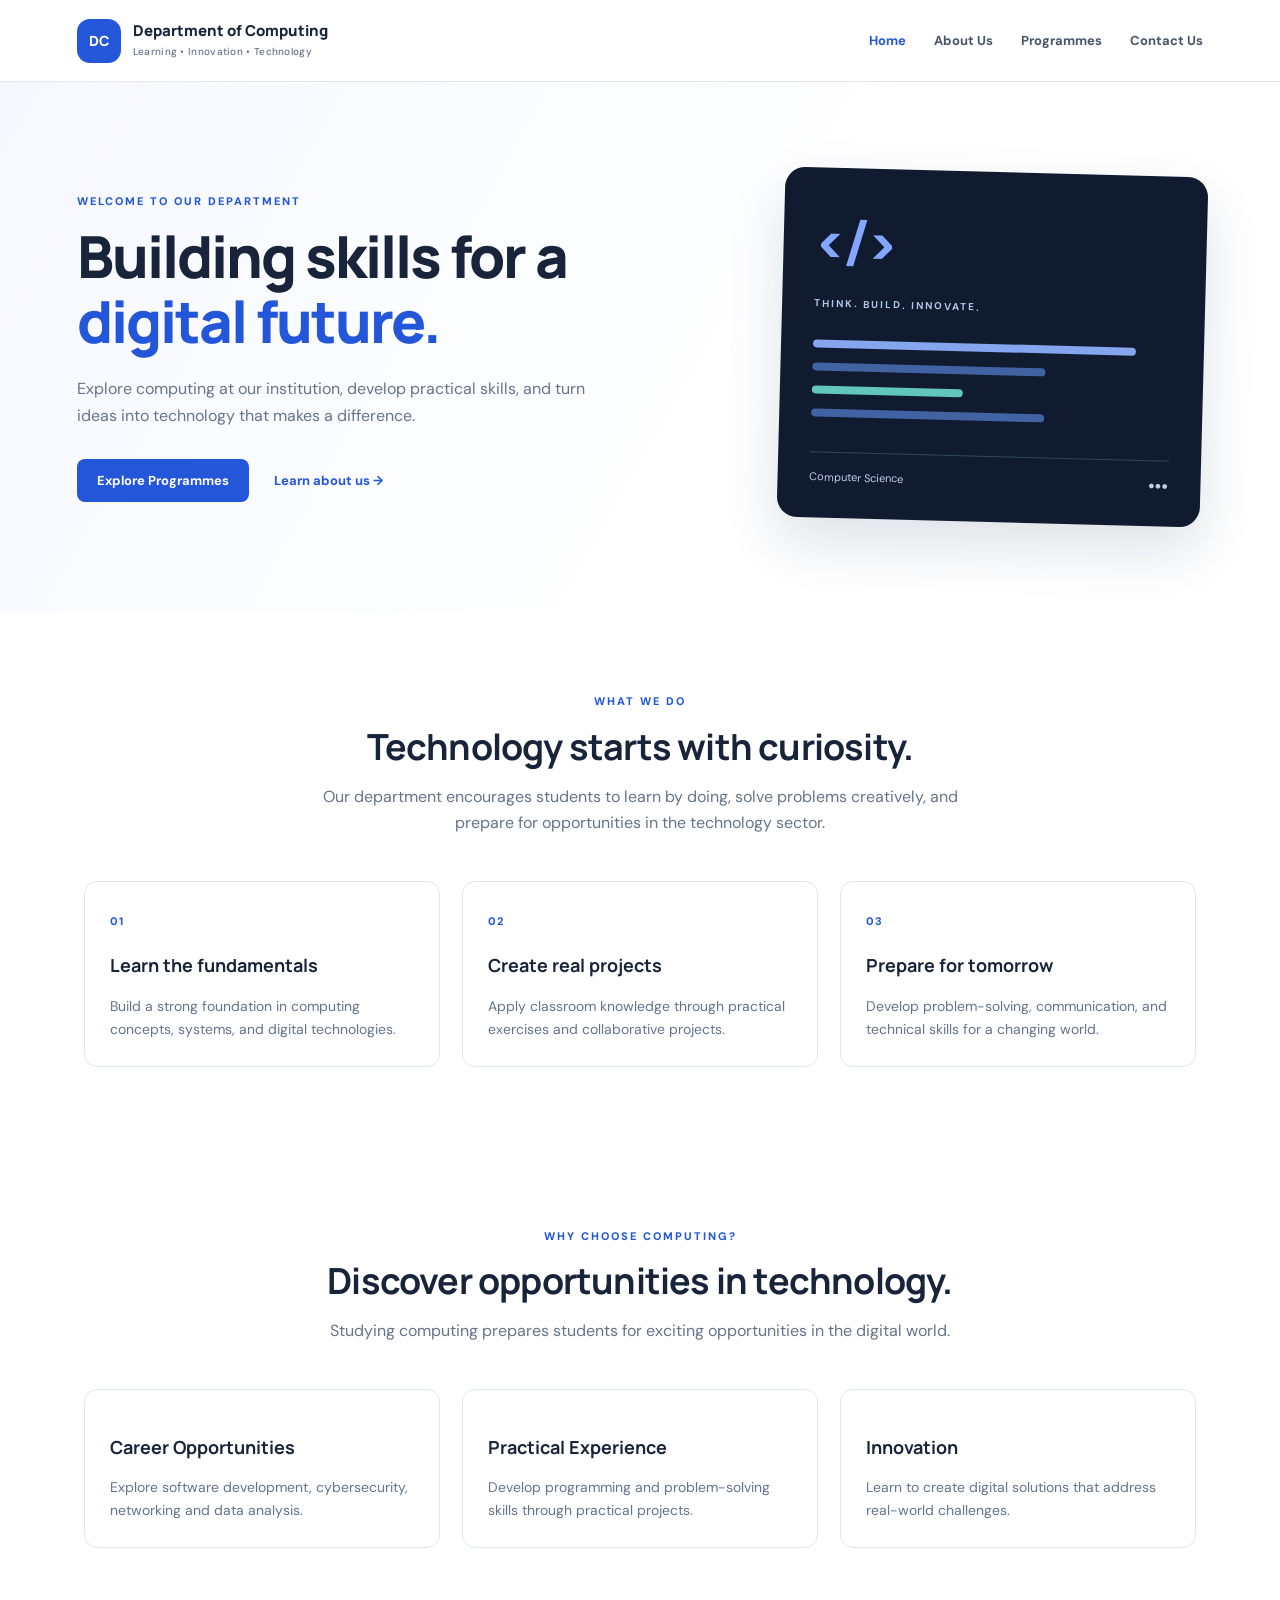
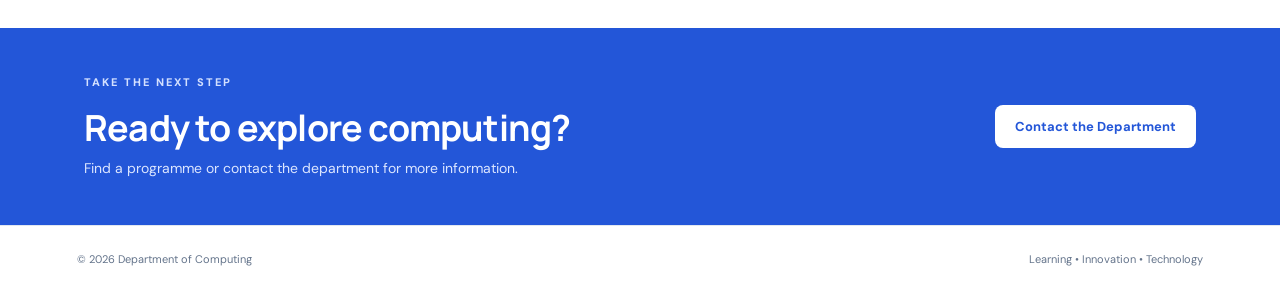
<file: index.html>
<!DOCTYPE html>
<html lang="en">
<head>
  <meta charset="UTF-8">
  <meta name="viewport" content="width=device-width, initial-scale=1.0">
  <title>Department of Computing | Home</title>
  <link rel="stylesheet" href="styles.css">
</head>
<body>
  <header class="site-header">
    <a class="brand" href="index.html"><span class="brand-mark">DC</span><span>Department of Computing<small>Learning • Innovation • Technology</small></span></a>
    <button class="menu-toggle" aria-label="Toggle navigation" aria-expanded="false">☰</button>
    <nav class="navigation" aria-label="Main navigation">
      <a class="active" href="index.html">Home</a>
      <a href="about.html">About Us</a>
      <a href="programmes.html">Programmes</a>
      <a href="contact.html">Contact Us</a>
    </nav>
  </header>
  <main>
    <section class="hero">
      <div class="hero-content">
        <p class="eyebrow">WELCOME TO OUR DEPARTMENT</p>
        <h1>Building skills for a <span>digital future.</span></h1>
        <p>Explore computing at our institution, develop practical skills, and turn ideas into technology that makes a difference.</p>
        <div class="hero-actions"><a class="button" href="programmes.html">Explore Programmes</a><a class="text-link" href="about.html">Learn about us →</a></div>
      </div>
      <div class="hero-card"><div class="code-icon">&lt;/&gt;</div><p class="card-label">THINK. BUILD. INNOVATE.</p><div class="code-line long"></div><div class="code-line medium"></div><div class="code-line short"></div><div class="code-line medium"></div><div class="card-foot"><span>Computer Science</span><span>●●●</span></div></div>
    </section>
    <section class="section intro">
      <p class="eyebrow">WHAT WE DO</p><h2>Technology starts with curiosity.</h2>
      <p class="section-lead">Our department encourages students to learn by doing, solve problems creatively, and prepare for opportunities in the technology sector.</p>
      <div class="feature-grid">
        <article class="feature"><span class="feature-number">01</span><h3>Learn the fundamentals</h3><p>Build a strong foundation in computing concepts, systems, and digital technologies.</p></article>
        <article class="feature"><span class="feature-number">02</span><h3>Create real projects</h3><p>Apply classroom knowledge through practical exercises and collaborative projects.</p></article>
        <article class="feature"><span class="feature-number">03</span><h3>Prepare for tomorrow</h3><p>Develop problem-solving, communication, and technical skills for a changing world.</p></article>
      </div>
    </section>
    
    <section class="section intro">
      <p class="eyebrow">WHY CHOOSE COMPUTING?</p>
      <h2>Discover opportunities in technology.</h2>
      <p class="section-lead">
        Studying computing prepares students for exciting
        opportunities in the digital world.
      </p>
      <div class="feature-grid">
        <article class="feature">
          <h3>Career Opportunities</h3>
          <p>Explore software development, cybersecurity,
          networking and data analysis.</p>
        </article>
        <article class="feature">
          <h3>Practical Experience</h3>
          <p>Develop programming and problem-solving skills
          through practical projects.</p>
        </article>
        <article class="feature">
          <h3>Innovation</h3>
          <p>Learn to create digital solutions that
          address real-world challenges.</p>
        </article>
      </div>
    </section>
    <section class="cta"><div><p class="eyebrow">TAKE THE NEXT STEP</p><h2>Ready to explore computing?</h2><p>Find a programme or contact the department for more information.</p></div><a class="button button-light" href="contact.html">Contact the Department</a></section>
  </main>
  <footer><span>© <span class="year"></span> Department of Computing</span><span>Learning • Innovation • Technology</span></footer>
  <script src="script.js"></script>
</body>
</html>
</file>
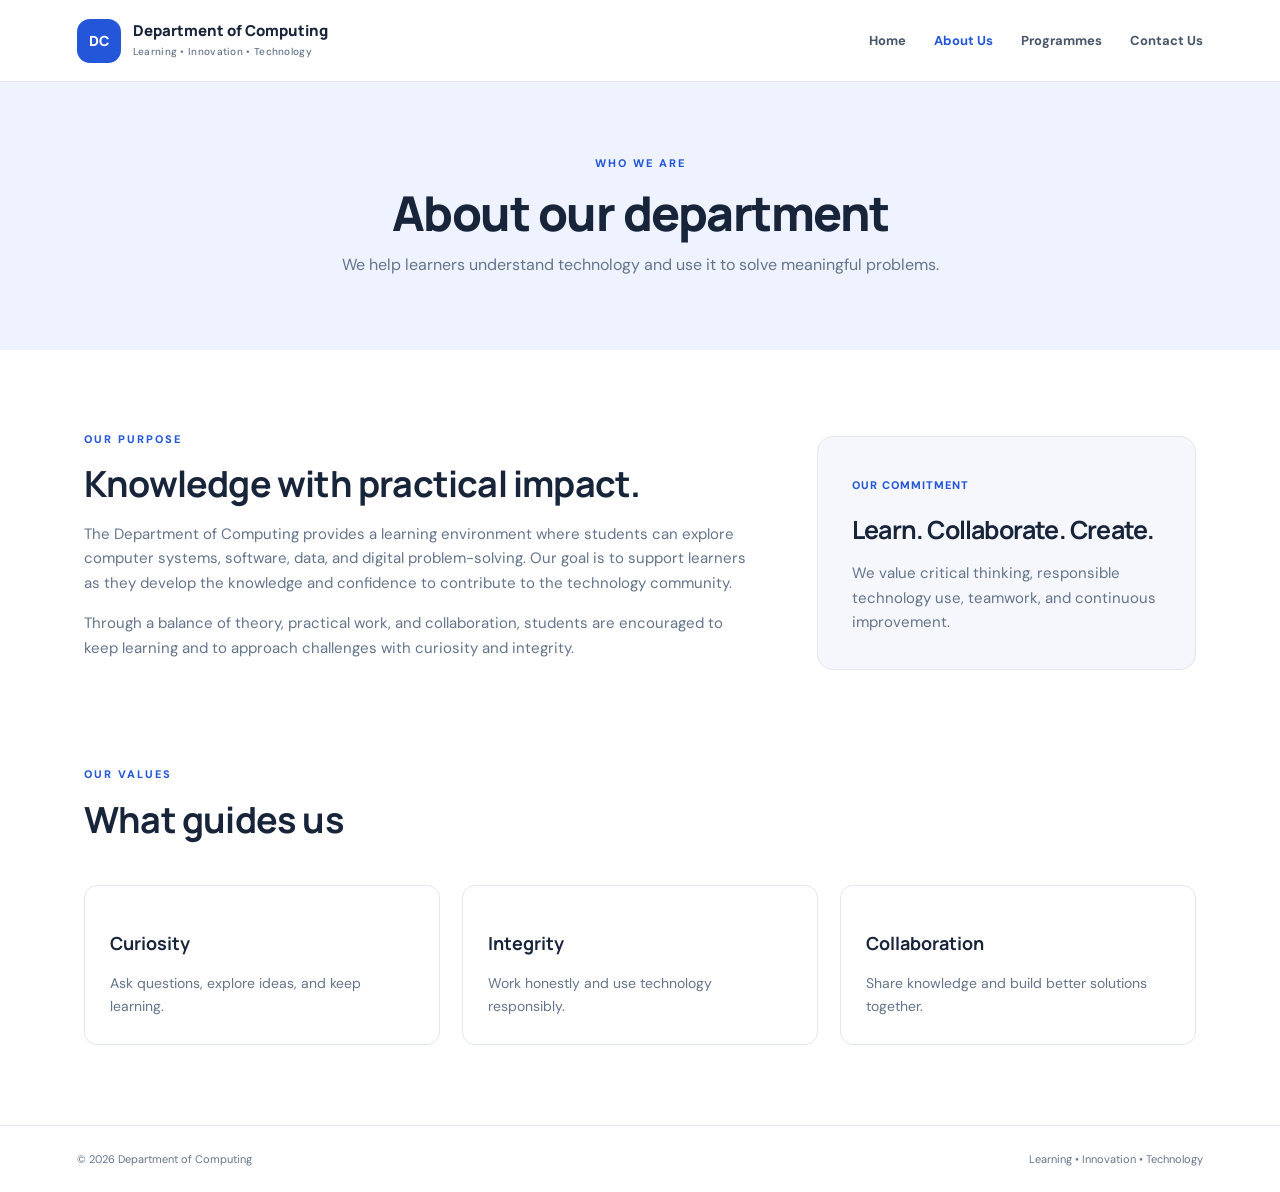
<file: about.html>
<!DOCTYPE html>
<html lang="en">
<head><meta charset="UTF-8"><meta name="viewport" content="width=device-width, initial-scale=1.0"><title>About Us | Department of Computing</title><link rel="stylesheet" href="styles.css"></head>
<body>
<header class="site-header"><a class="brand" href="index.html"><span class="brand-mark">DC</span><span>Department of Computing<small>Learning • Innovation • Technology</small></span></a><button class="menu-toggle" aria-label="Toggle navigation" aria-expanded="false">☰</button><nav class="navigation" aria-label="Main navigation"><a href="index.html">Home</a><a class="active" href="about.html">About Us</a><a href="programmes.html">Programmes</a><a href="contact.html">Contact Us</a></nav></header>
<main><section class="page-hero"><p class="eyebrow">WHO WE ARE</p><h1>About our department</h1><p>We help learners understand technology and use it to solve meaningful problems.</p></section>
<section class="section about-layout"><div><p class="eyebrow">OUR PURPOSE</p><h2>Knowledge with practical impact.</h2><p>The Department of Computing provides a learning environment where students can explore computer systems, software, data, and digital problem-solving. Our goal is to support learners as they develop the knowledge and confidence to contribute to the technology community.</p><p>Through a balance of theory, practical work, and collaboration, students are encouraged to keep learning and to approach challenges with curiosity and integrity.</p></div><aside class="mission-card"><span class="feature-number">OUR COMMITMENT</span><h3>Learn. Collaborate. Create.</h3><p>We value critical thinking, responsible technology use, teamwork, and continuous improvement.</p></aside></section>
<section class="section values"><p class="eyebrow">OUR VALUES</p><h2>What guides us</h2><div class="feature-grid"><article class="feature"><h3>Curiosity</h3><p>Ask questions, explore ideas, and keep learning.</p></article><article class="feature"><h3>Integrity</h3><p>Work honestly and use technology responsibly.</p></article><article class="feature"><h3>Collaboration</h3><p>Share knowledge and build better solutions together.</p></article></div></section></main>
<footer><span>© <span class="year"></span> Department of Computing</span><span>Learning • Innovation • Technology</span></footer><script src="script.js"></script></body></html>
</file>
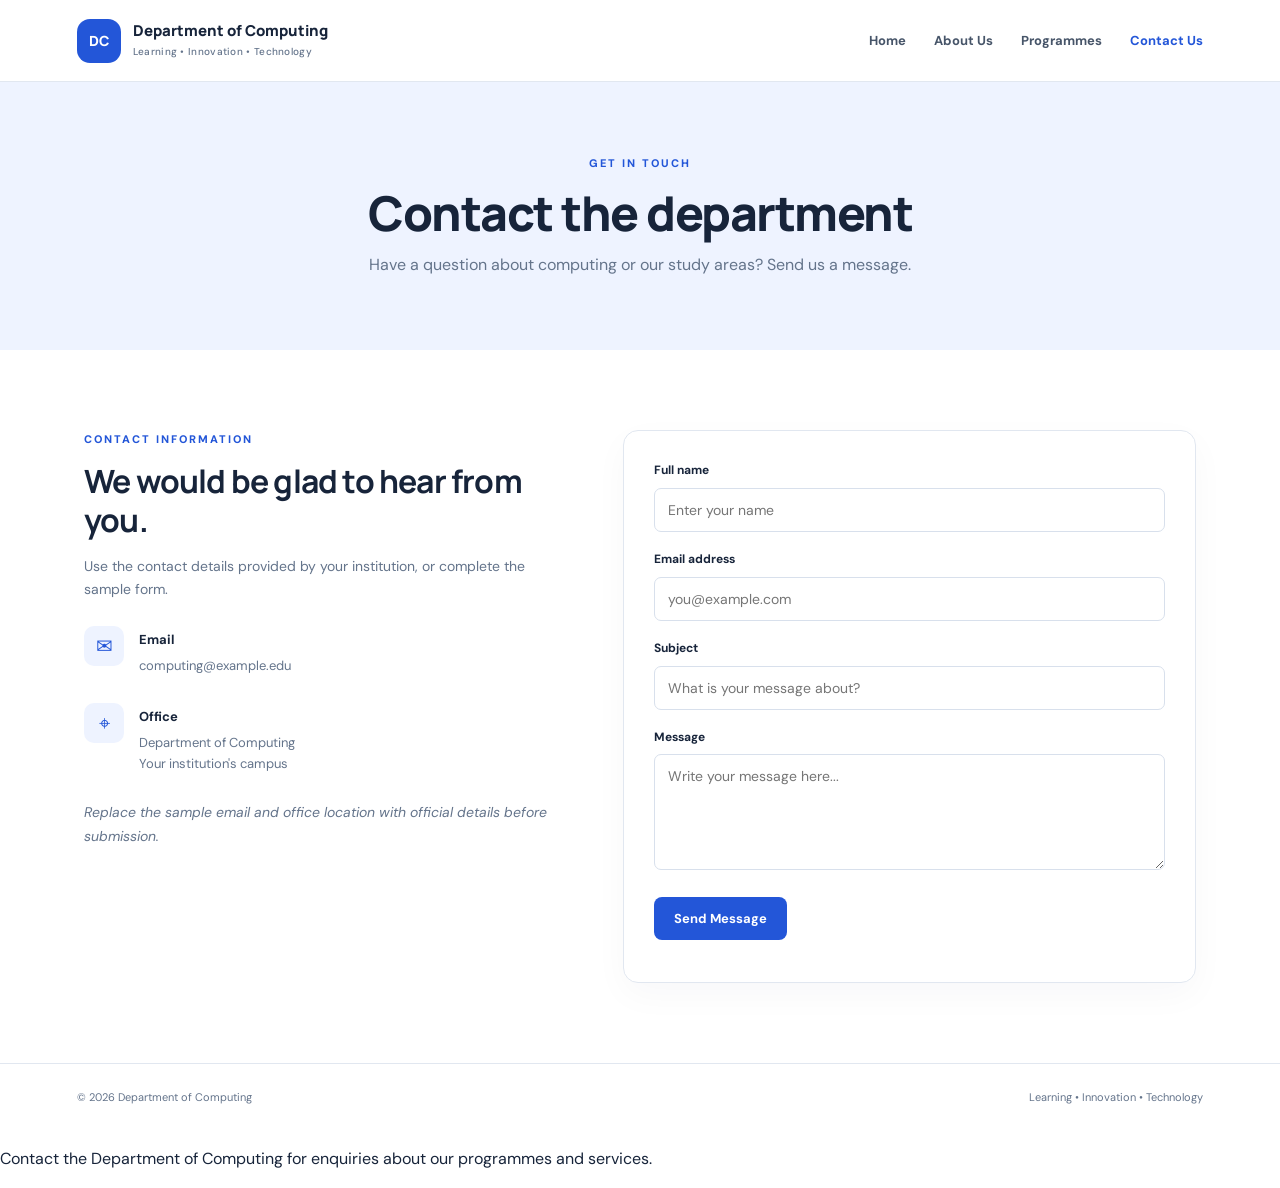
<file: contact.html>
<!DOCTYPE html>
<html lang="en">
<head><meta charset="UTF-8"><meta name="viewport" content="width=device-width, initial-scale=1.0"><title>Contact Us | Department of Computing</title><link rel="stylesheet" href="styles.css"></head>
<body>
<header class="site-header"><a class="brand" href="index.html"><span class="brand-mark">DC</span><span>Department of Computing<small>Learning • Innovation • Technology</small></span></a><button class="menu-toggle" aria-label="Toggle navigation" aria-expanded="false">☰</button><nav class="navigation" aria-label="Main navigation"><a href="index.html">Home</a><a href="about.html">About Us</a><a href="programmes.html">Programmes</a><a class="active" href="contact.html">Contact Us</a></nav></header>
<main><section class="page-hero"><p class="eyebrow">GET IN TOUCH</p><h1>Contact the department</h1><p>Have a question about computing or our study areas? Send us a message.</p></section>
<section class="section contact-layout"><div class="contact-info"><p class="eyebrow">CONTACT INFORMATION</p><h2>We would be glad to hear from you.</h2><p>Use the contact details provided by your institution, or complete the sample form.</p><div class="contact-detail"><span>✉</span><div><strong>Email</strong><p>computing@example.edu</p></div></div><div class="contact-detail"><span>⌖</span><div><strong>Office</strong><p>Department of Computing<br>Your institution's campus</p></div></div><p class="note">Replace the sample email and office location with official details before submission.</p></div>
<form class="contact-form" id="contact-form"><label for="name">Full name</label><input id="name" name="name" type="text" placeholder="Enter your name" required><label for="email">Email address</label><input id="email" name="email" type="email" placeholder="you@example.com" required><label for="subject">Subject</label><input id="subject" name="subject" type="text" placeholder="What is your message about?" required><label for="message">Message</label><textarea id="message" name="message" rows="5" placeholder="Write your message here..." required></textarea><button class="button" type="submit">Send Message</button><p class="form-message" id="form-message" role="status"></p></form></section></main>
<footer><span>© <span class="year"></span> Department of Computing</span><span>Learning • Innovation • Technology</span></footer><script src="script.js"></script><p class="branch-note">Contact the Department of Computing for enquiries about our programmes and services.</p>
</body></html>
</file>
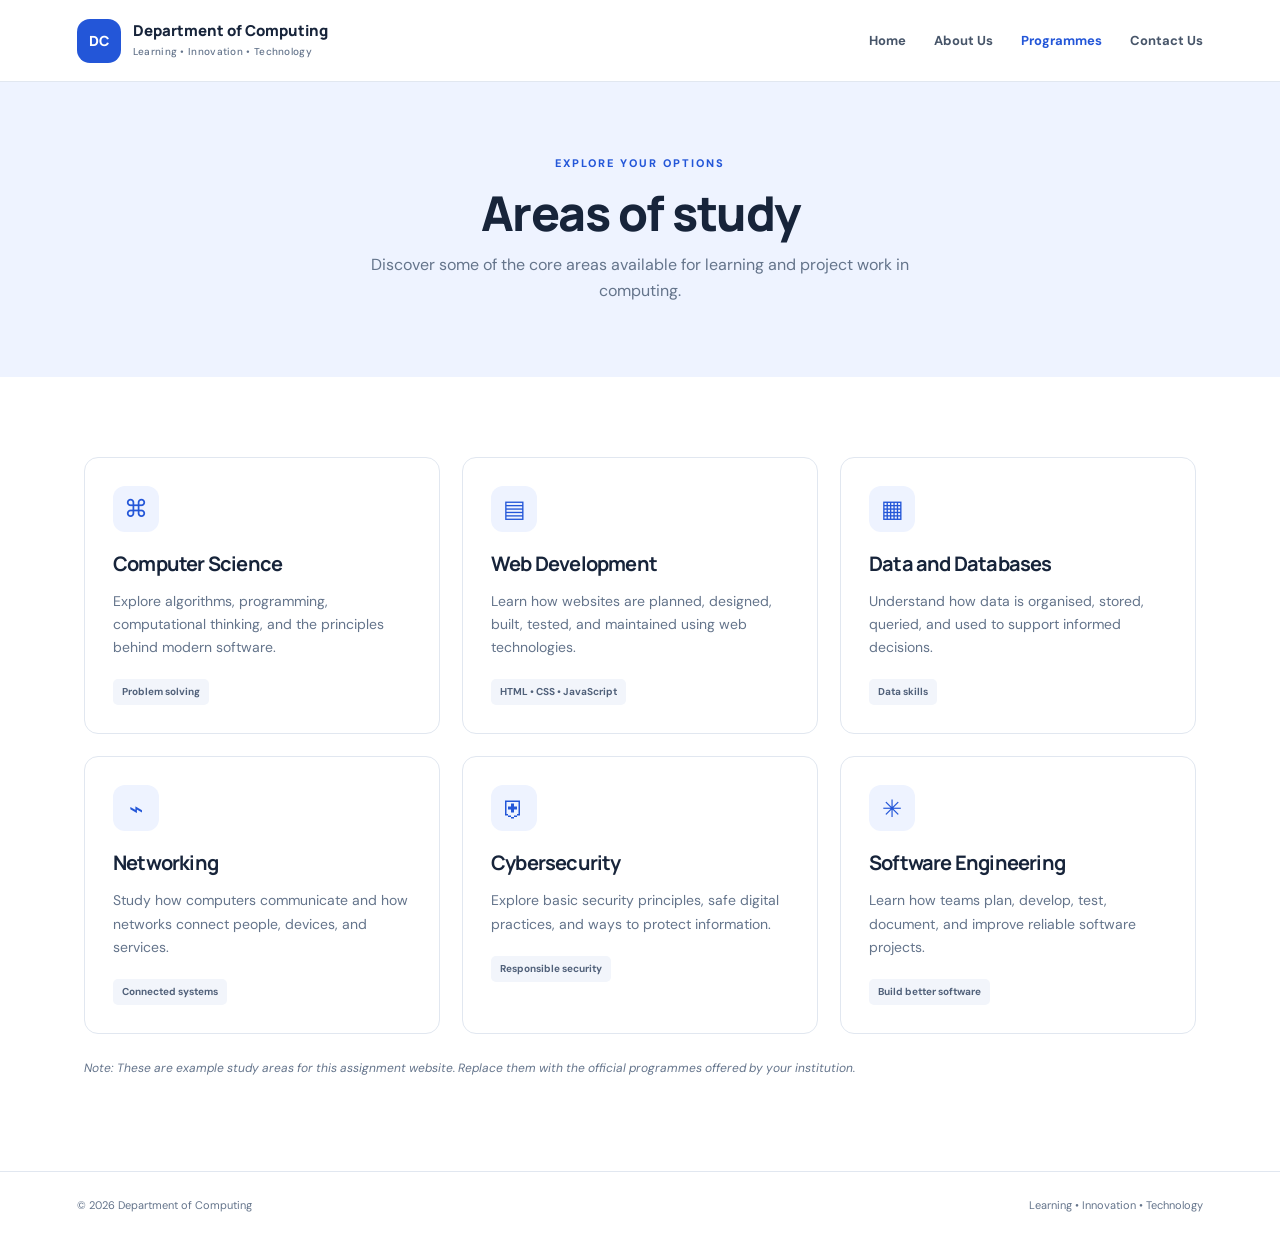
<file: programmes.html>
<!DOCTYPE html>
<html lang="en">
<head><meta charset="UTF-8"><meta name="viewport" content="width=device-width, initial-scale=1.0"><title>Programmes | Department of Computing</title><link rel="stylesheet" href="styles.css"></head>
<body>
<header class="site-header"><a class="brand" href="index.html"><span class="brand-mark">DC</span><span>Department of Computing<small>Learning • Innovation • Technology</small></span></a><button class="menu-toggle" aria-label="Toggle navigation" aria-expanded="false">☰</button><nav class="navigation" aria-label="Main navigation"><a href="index.html">Home</a><a href="about.html">About Us</a><a class="active" href="programmes.html">Programmes</a><a href="contact.html">Contact Us</a></nav></header>
<main><section class="page-hero"><p class="eyebrow">EXPLORE YOUR OPTIONS</p><h1>Areas of study</h1><p>Discover some of the core areas available for learning and project work in computing.</p></section>
<section class="section"><div class="programme-grid">
<article class="programme-card"><span class="programme-icon">⌘</span><h2>Computer Science</h2><p>Explore algorithms, programming, computational thinking, and the principles behind modern software.</p><span class="tag">Problem solving</span></article>
<article class="programme-card"><span class="programme-icon">▤</span><h2>Web Development</h2><p>Learn how websites are planned, designed, built, tested, and maintained using web technologies.</p><span class="tag">HTML • CSS • JavaScript</span></article>
<article class="programme-card"><span class="programme-icon">▦</span><h2>Data and Databases</h2><p>Understand how data is organised, stored, queried, and used to support informed decisions.</p><span class="tag">Data skills</span></article>
<article class="programme-card"><span class="programme-icon">⌁</span><h2>Networking</h2><p>Study how computers communicate and how networks connect people, devices, and services.</p><span class="tag">Connected systems</span></article>
<article class="programme-card"><span class="programme-icon">⛨</span><h2>Cybersecurity</h2><p>Explore basic security principles, safe digital practices, and ways to protect information.</p><span class="tag">Responsible security</span></article>
<article class="programme-card"><span class="programme-icon">✳</span><h2>Software Engineering</h2><p>Learn how teams plan, develop, test, document, and improve reliable software projects.</p><span class="tag">Build better software</span></article>
</div><p class="note">Note: These are example study areas for this assignment website. Replace them with the official programmes offered by your institution.</p></section></main>
<footer><span>© <span class="year"></span> Department of Computing</span><span>Learning • Innovation • Technology</span></footer><script src="script.js"></script></body></html>
</file>
<file: styles.css>
@import url('https://fonts.googleapis.com/css2?family=DM+Sans:wght@400;500;600;700&family=Manrope:wght@400;500;600;700;800&display=swap');
:root{--ink:#17243a;--muted:#64748b;--primary:#2356d8;--pale:#eef3ff;--line:#e1e7f0;--white:#fff;--dark:#101b30}
*{box-sizing:border-box}html{scroll-behavior:smooth}body{margin:0;font-family:'DM Sans',Arial,sans-serif;color:var(--ink);line-height:1.65;background:#fff}a{color:inherit;text-decoration:none}.site-header{min-height:82px;display:flex;align-items:center;justify-content:space-between;padding:16px max(6%,calc((100% - 1160px)/2));gap:24px;border-bottom:1px solid var(--line);background:#fff}.brand{display:flex;align-items:center;gap:12px;font-family:Manrope,Arial,sans-serif;font-weight:800;font-size:15px;line-height:1.25}.brand small{display:block;color:var(--muted);font-family:'DM Sans',Arial,sans-serif;font-size:10px;font-weight:500;margin-top:5px;letter-spacing:.3px}.brand-mark{display:grid;place-items:center;width:44px;height:44px;border-radius:13px;background:var(--primary);color:white;font-size:14px}.navigation{display:flex;gap:28px;align-items:center}.navigation a{font-size:13px;color:#475569;font-weight:700}.navigation a:hover,.navigation a.active{color:var(--primary)}.menu-toggle{display:none;border:0;background:none;font-size:24px;color:var(--ink)}.hero{padding:90px max(6%,calc((100% - 1160px)/2));background:linear-gradient(120deg,#f5f8ff 0%,#fff 60%);display:grid;grid-template-columns:1.2fr .8fr;align-items:center;gap:70px;min-height:500px}.eyebrow{font-size:11px;font-weight:800;letter-spacing:2px;color:var(--primary);margin:0 0 14px}.hero h1,.page-hero h1{font-family:Manrope,Arial,sans-serif;font-size:clamp(36px,5vw,58px);line-height:1.12;letter-spacing:-2px;margin:0 0 22px;font-weight:800}.hero h1 span{color:var(--primary)}.hero-content>p:not(.eyebrow){max-width:530px;color:var(--muted);font-size:16px}.hero-actions{display:flex;align-items:center;gap:25px;margin-top:30px}.button{display:inline-block;border:0;border-radius:8px;background:var(--primary);color:white;padding:13px 20px;font:700 13px 'DM Sans',Arial,sans-serif;cursor:pointer;transition:transform .2s,background .2s}.button:hover{background:#1745bd;transform:translateY(-1px)}.text-link{font-weight:700;font-size:13px;color:var(--primary)}.hero-card{background:var(--dark);color:white;padding:32px;border-radius:20px;min-height:300px;box-shadow:0 24px 55px #142b5424;transform:rotate(1.5deg)}.code-icon{font-size:52px;color:#83a7ff;font-weight:800}.card-label{font-size:10px;letter-spacing:2px;color:#b5c6e6;font-weight:700;margin:10px 0 28px}.code-line{height:8px;border-radius:10px;background:#4263a3;margin:15px 0}.code-line.long{width:90%;background:#85a5ee}.code-line.medium{width:65%}.code-line.short{width:42%;background:#61c7bb}.card-foot{display:flex;justify-content:space-between;margin-top:35px;padding-top:15px;border-top:1px solid #34435f;font-size:11px;color:#c1cee5}.section{max-width:1160px;margin:auto;padding:80px 24px}.intro{text-align:center}.section h2,.cta h2,.mission-card h3,.contact-info h2{font-family:Manrope,Arial,sans-serif;font-size:clamp(27px,3vw,36px);line-height:1.2;letter-spacing:-.8px;margin:0 0 16px}.section-lead{max-width:650px;margin:0 auto;color:var(--muted)}.feature-grid{display:grid;grid-template-columns:repeat(3,1fr);gap:22px;text-align:left;margin-top:44px}.feature{padding:25px;border:1px solid var(--line);border-radius:13px;background:#fff}.feature-number{font-size:11px;letter-spacing:1px;font-weight:800;color:var(--primary)}.feature h3{font-family:Manrope,Arial,sans-serif;font-size:18px;margin:18px 0 8px}.feature p,.programme-card p,.mission-card p{font-size:14px;color:var(--muted);margin-bottom:0}.cta{background:var(--primary);color:#fff;padding:45px max(6%,calc((100% - 1112px)/2));display:flex;align-items:center;justify-content:space-between;gap:30px}.cta .eyebrow{color:#d3e0ff}.cta h2{margin-bottom:8px}.cta p:not(.eyebrow){margin:0;color:#dce6ff;font-size:14px}.button-light{background:#fff;color:var(--primary);white-space:nowrap}.button-light:hover{background:#edf2ff;color:var(--primary)}footer{padding:24px max(6%,calc((100% - 1160px)/2));display:flex;justify-content:space-between;gap:20px;color:var(--muted);font-size:11px;border-top:1px solid var(--line)}.page-hero{background:var(--pale);padding:72px 24px;text-align:center}.page-hero h1{font-size:clamp(34px,4vw,48px);letter-spacing:-1.5px;margin-bottom:12px}.page-hero>p:last-child{max-width:620px;margin:0 auto;color:var(--muted)}.about-layout{display:grid;grid-template-columns:1.4fr .8fr;gap:70px;align-items:center}.about-layout p:not(.eyebrow){color:var(--muted);font-size:15px}.mission-card{padding:34px;border-radius:16px;background:#f5f7fc;border:1px solid var(--line)}.mission-card h3{font-size:25px;margin-top:18px}.values{padding-top:10px}.programme-grid{display:grid;grid-template-columns:repeat(3,1fr);gap:22px}.programme-card{border:1px solid var(--line);padding:28px;border-radius:14px;transition:box-shadow .2s,transform .2s}.programme-card:hover{box-shadow:0 15px 35px #1c376515;transform:translateY(-3px)}.programme-icon{display:grid;place-items:center;width:46px;height:46px;border-radius:12px;background:var(--pale);color:var(--primary);font-size:24px}.programme-card h2{font-size:20px;margin:20px 0 10px}.tag{display:inline-block;margin-top:20px;padding:5px 9px;border-radius:5px;background:#f2f5fb;color:#51617a;font-size:10px;font-weight:700}.note{font-size:12px;color:var(--muted);font-style:italic;margin-top:25px}.contact-layout{display:grid;grid-template-columns:.9fr 1.1fr;gap:70px}.contact-info h2{font-size:32px}.contact-info>p:not(.eyebrow){color:var(--muted);font-size:14px}.contact-detail{display:flex;gap:15px;align-items:flex-start;margin-top:25px}.contact-detail>span{display:grid;place-items:center;width:40px;height:40px;background:var(--pale);border-radius:10px;color:var(--primary);font-size:20px}.contact-detail strong{font-size:13px}.contact-detail p{font-size:13px;color:var(--muted);margin:2px 0}.contact-form{padding:30px;border:1px solid var(--line);border-radius:15px;box-shadow:0 12px 35px #17243a08}.contact-form label{display:block;font-size:12px;font-weight:700;margin:0 0 7px}.contact-form input,.contact-form textarea{width:100%;font:14px 'DM Sans',Arial,sans-serif;padding:12px 13px;border:1px solid #d8e0ec;border-radius:7px;margin-bottom:18px;color:var(--ink);background:#fff}.contact-form input:focus,.contact-form textarea:focus{outline:2px solid #cbd8ff;border-color:var(--primary)}.contact-form textarea{resize:vertical}.form-message{font-size:12px;color:var(--primary);margin-bottom:0}
@media(max-width:760px){.site-header{padding:14px 5%}.menu-toggle{display:block}.navigation{display:none;position:absolute;top:74px;left:0;right:0;z-index:5;background:#fff;padding:18px 5%;border-bottom:1px solid var(--line);flex-direction:column;align-items:flex-start;gap:18px}.navigation.open{display:flex}.hero{grid-template-columns:1fr;padding:60px 6%;gap:40px}.hero-card{max-width:440px;width:100%;margin:auto}.feature-grid,.programme-grid{grid-template-columns:1fr}.section{padding:60px 6%}.cta{padding:38px 6%;align-items:flex-start;flex-direction:column}.about-layout,.contact-layout{grid-template-columns:1fr;gap:35px}.page-hero{padding:55px 6%}footer{padding:22px 6%;flex-direction:column;gap:5px}.hero-actions{flex-wrap:wrap}.values{padding-top:0}}
</file>
